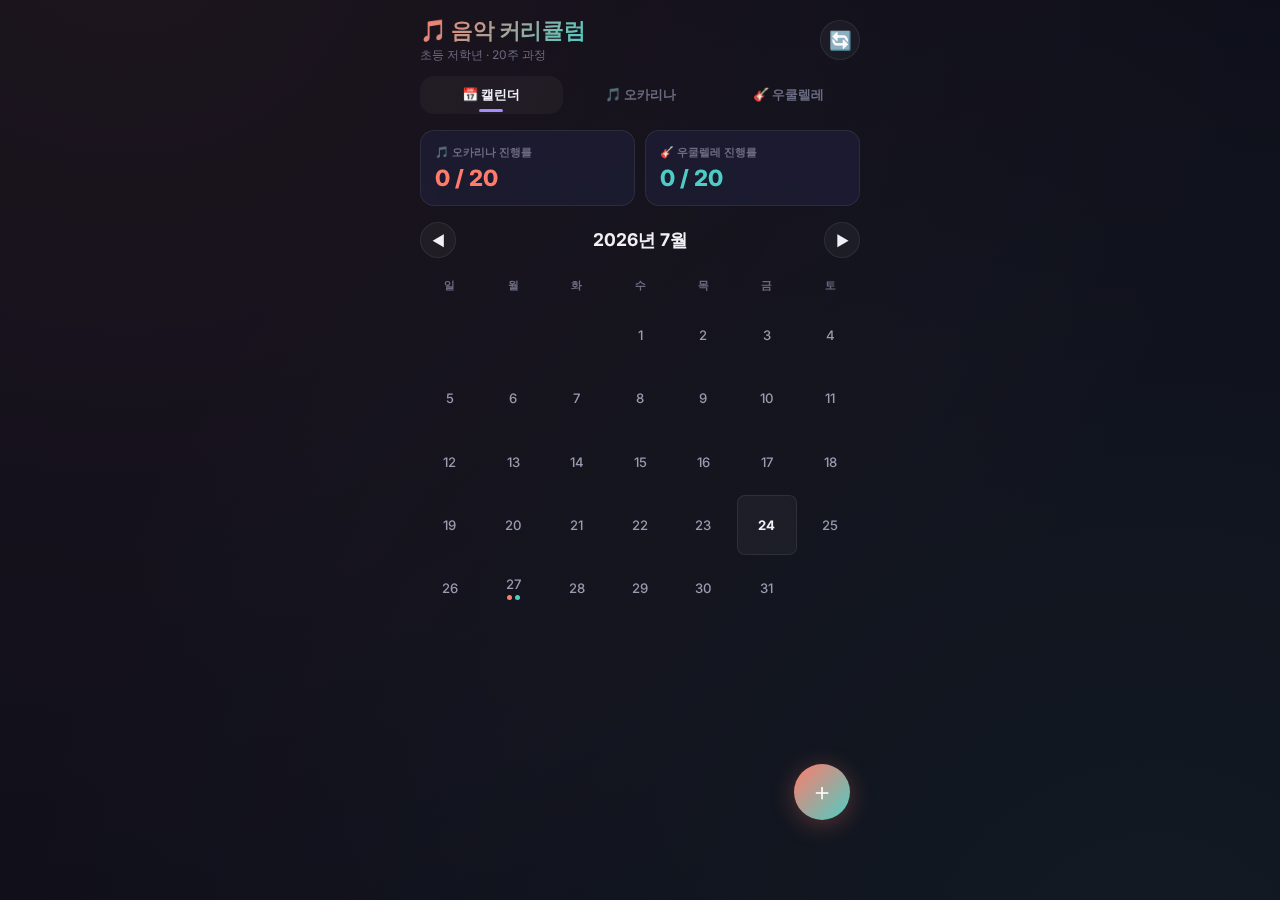
<file: index.html>
<!DOCTYPE html>
<html lang="ko">

<head>
  <meta charset="UTF-8" />
  <meta name="viewport" content="width=device-width, initial-scale=1.0, viewport-fit=cover" />
  <meta name="apple-mobile-web-app-capable" content="yes" />
  <meta name="apple-mobile-web-app-status-bar-style" content="black-translucent" />
  <meta name="theme-color" content="#0f0f1a" />
  <title>🎵 음악 커리큘럼 매니저</title>
  <meta name="description" content="초등 저학년 오카리나 & 우쿨렐레 20주 커리큘럼 스케줄 관리 앱" />
  <link rel="manifest" href="manifest.json" />
  <link rel="icon" href="icon-192.svg" type="image/svg+xml" />
  <link rel="apple-touch-icon" href="icon-192.svg" />
  <link rel="stylesheet" href="index.css" />
</head>

<body>
  <div class="app" id="app">
    <!-- Header -->
    <header class="header">
      <div>
        <h1 class="header__title">🎵 음악 커리큘럼</h1>
        <p class="header__subtitle">초등 저학년 · 20주 과정</p>
      </div>
      <div class="header__actions">
        <button class="header__btn" id="btn-reset" title="데이터 초기화">🔄</button>
      </div>
    </header>

    <!-- Bottom Navigation (serves as main tabs) -->
    <nav class="tabs" id="main-tabs">
      <button class="tab active" data-tab="calendar">📅 캘린더</button>
      <button class="tab" data-tab="ocarina">🎵 오카리나</button>
      <button class="tab" data-tab="ukulele">🎸 우쿨렐레</button>
    </nav>

    <!-- Main Content -->
    <main class="content">
      <!-- Calendar View -->
      <section class="view active" id="view-calendar">
        <div class="stats" id="stats"></div>
        <div class="calendar" id="calendar"></div>
        <div class="day-events" id="day-events"></div>
      </section>

      <!-- Ocarina List View -->
      <section class="view" id="view-ocarina">
        <div id="ocarina-list"></div>
      </section>

      <!-- Ukulele List View -->
      <section class="view" id="view-ukulele">
        <div id="ukulele-list"></div>
      </section>
    </main>

    <!-- FAB -->
    <button class="fab" id="fab" title="수업 추가">＋</button>
  </div>

  <!-- Add/Edit Modal -->
  <div class="modal-overlay" id="modal-overlay">
    <div class="modal" id="modal">
      <div class="modal__handle"></div>
      <h2 class="modal__title" id="modal-title">수업 추가</h2>
      <form id="lesson-form">
        <input type="hidden" id="form-id" />
        <div class="form-row">
          <div class="form-group">
            <label for="form-instrument">악기</label>
            <select id="form-instrument">
              <option value="ocarina">🎵 오카리나</option>
              <option value="ukulele">🎸 우쿨렐레</option>
            </select>
          </div>
          <div class="form-group">
            <label for="form-week">주차</label>
            <input type="number" id="form-week" min="1" max="99" placeholder="1" />
          </div>
        </div>
        <div class="form-group">
          <label for="form-title">수업 주제</label>
          <input type="text" id="form-title" placeholder="예: 오카리나와 친해지기" />
        </div>
        <div class="form-group">
          <label for="form-desc">세부 내용</label>
          <textarea id="form-desc" rows="3" placeholder="수업 세부 내용을 적어주세요"></textarea>
        </div>
        <div class="form-row">
          <div class="form-group">
            <label for="form-song">학습 곡(선택)</label>
            <input type="text" id="form-song" placeholder="예: 비행기" />
          </div>
          <div class="form-group">
            <label for="form-date">수업 날짜(선택)</label>
            <input type="date" id="form-date" />
          </div>
        </div>
        <div class="form-group">
          <label for="form-status">진행 상태</label>
          <select id="form-status">
            <option value="upcoming">예정</option>
            <option value="done">완료</option>
          </select>
        </div>
        <div class="modal__btns">
          <button type="button" class="btn btn--cancel" id="btn-cancel">취소</button>
          <button type="submit" class="btn btn--save">저장</button>
        </div>
        <div class="modal__btns" id="delete-row" style="display:none;">
          <button type="button" class="btn btn--delete" id="btn-delete">🗑️ 이 수업 삭제</button>
        </div>
      </form>
    </div>
  </div>

  <!-- Confirm Dialog -->
  <div class="confirm-overlay" id="confirm-overlay">
    <div class="confirm-dialog">
      <div class="confirm-dialog__title" id="confirm-title">확인</div>
      <div class="confirm-dialog__msg" id="confirm-msg">정말 삭제하시겠습니까?</div>
      <div class="confirm-dialog__btns">
        <button class="btn btn--cancel" id="confirm-no">아니오</button>
        <button class="btn btn--delete" id="confirm-yes">삭제</button>
      </div>
    </div>
  </div>

  <!-- Toast -->
  <div class="toast" id="toast"></div>

  <script>
    /* ===========================================
       Music Curriculum Manager – App Logic
       =========================================== */
    (() => {
      'use strict';

      // ─── Default Curriculum Data ───
      const DEFAULT_OCARINA = [
        { week: 1, title: "오카리나와 친해지기", desc: "악기 소개, 구조 알기, 바른 자세와 악기 쥐는 법", song: "(탐색 및 소리 내보기)" },
        { week: 2, title: "예쁜 소리 만들기", desc: "텅잉(Tu) 기초, 호흡법, '솔, 라, 시' 운지 익히기", song: "비행기 (앞부분)" },
        { week: 3, title: "기초 음계 다지기 1", desc: "'도, 레, 미, 파' 운지 익히기, 롱톤 연습", song: "비행기 (완곡)" },
        { week: 4, title: "기초 음계 다지기 2", desc: "높은 '도, 레' 운지법, 낮은음과 높은음 오가기", song: "학교 종" },
        { week: 5, title: "리듬과 박자 놀이", desc: "4분음표, 2분음표 익히기, 박자에 맞춰 텅잉하기", song: "나비야" },
        { week: 6, title: "왈츠 리듬 배우기", desc: "3/4박자 리듬감 익히기, 부드러운 호흡 연습", song: "뻐꾸기" },
        { week: 7, title: "쉼표의 미학", desc: "쉼표 지키기, 호흡 조절하며 끊어 불기", song: "산토끼" },
        { week: 8, title: "낮은 음 정복하기", desc: "낮은 '시, 라' 운지법, 호흡을 안정적으로 내리기", song: "작은 별" },
        { week: 9, title: "중간 점검 및 복습", desc: "지금까지 배운 운지법 총정리, 좋아하는 곡 연주", song: "(배운 곡 중 선택)" },
        { week: 10, title: "스타카토 익히기", desc: "짧고 경쾌하게 텅잉하기 (Tut), 리듬감 살리기", song: "거미" },
        { week: 11, title: "이음줄(Slur) 연주", desc: "부드럽게 이어서 불기, 텅잉 없이 음 연결하기", song: "아빠 힘내세요" },
        { week: 12, title: "점음표 리듬 배우기", desc: "점4분음표 리듬감(딴~따) 익히기", song: "곰 세 마리" },
        { week: 13, title: "높은 음 도전하기", desc: "높은 '미, 파' 운지법 (필요 시), 고음역대 호흡", song: "얼굴 찌푸리지 말아요" },
        { week: 14, title: "셈여림 표현하기", desc: "크레센도(점점 세게), 데크레센도(점점 여리게) 맛보기", song: "고향의 봄" },
        { week: 15, title: "2중주 맛보기", desc: "두 그룹으로 나누어 화음의 재미 느끼기", song: "(쉬운 동요 2성부)" },
        { week: 16, title: "나의 18번 만들기 1", desc: "발표회 곡 선정 및 악보 리딩", song: "(자유곡 선정)" },
        { week: 17, title: "나의 18번 만들기 2", desc: "구간 반복 연습, 안 되는 부분 집중 레슨", song: "(자유곡 선정)" },
        { week: 18, title: "앙상블 연습", desc: "친구들과 호흡 맞추기, 박자 맞추기", song: "(합주곡)" },
        { week: 19, title: "리허설", desc: "발표회 예행 연습, 무대 매너(인사법) 배우기", song: "전체 곡" },
        { week: 20, title: "작은 음악회", desc: "그동안 배운 곡 발표 및 수료 파티", song: "-" },
      ];

      const DEFAULT_UKULELE = [
        { week: 1, title: "우쿨렐레와 안녕?", desc: "악기 명칭, 안는 자세, 줄(현) 번호 알기, 개방현 튕기기", song: "(줄 튕겨보기 놀이)" },
        { week: 2, title: "첫 번째 코드 'C'", desc: "왼손 손가락 번호, C코드 잡기, 엄지 스트로크(다운)", song: "곰 세 마리" },
        { week: 3, title: "친구 코드 'F'", desc: "F코드 운지법, C-F 코드 연결 연습", song: "거미" },
        { week: 4, title: "아기 코드 'C7'", desc: "C7코드 운지법, 코드 체인지 연습 (C-C7-F)", song: "솜사탕" },
        { week: 5, title: "4비트 리듬 치기", desc: "검지 스트로크(다운-업), 4비트 고고 리듬", song: "나비야" },
        { week: 6, title: "국민 코드 'G7'", desc: "G7코드 운지법(조금 어려움, 반복 연습), C-F-G7 진행", song: "올챙이와 개구리" },
        { week: 7, title: "8비트 리듬 맛보기", desc: "다운-업 스트로크 연결, 8비트 고고 리듬 기초", song: "동물농장" },
        { week: 8, title: "왈츠 리듬 배우기", desc: "3/4박자 '쿵-짝-짝' 리듬 치기", song: "생일 축하합니다" },
        { week: 9, title: "칼립소 리듬 1", desc: "다운-다운업-업-다운업 (가장 중요한 리듬) 입으로 익히기", song: "(리듬 집중 연습)" },
        { week: 10, title: "칼립소 리듬 2", desc: "칼립소 리듬을 곡에 적용하기", song: "조개 껍질 묶어" },
        { week: 11, title: "'Am' 코드와 마이너", desc: "Am, Dm 코드 익히기, 슬픈 느낌의 곡 쳐보기", song: "칠갑산(멜로디만)" },
        { week: 12, title: "셔플 리듬", desc: "깡충깡충 뛰는 리듬(스윙) 느낌 살리기", song: "숲 속의 음악가" },
        { week: 13, title: "타브(TAB) 악보 보기", desc: "멜로디 연주 기초, 계이름 '도레미파솔라시도' 찾기", song: "학교 종 (멜로디)" },
        { week: 14, title: "멜로디와 반주", desc: "선생님 반주에 맞춰 멜로디 쳐보기", song: "작은 별" },
        { week: 15, title: "컷팅 주법 1", desc: "오른손 컷팅(착!), 리듬에 악센트 넣기", song: "멋쟁이 토마토" },
        { week: 16, title: "나의 애창곡 연습 1", desc: "발표회 곡 선정, 코드 진행 반복 숙달", song: "(자유곡 선정)" },
        { week: 17, title: "나의 애창곡 연습 2", desc: "노래 부르며 연주하기(탄현과 가창의 조화)", song: "(자유곡 선정)" },
        { week: 18, title: "합주 연습", desc: "그룹별 연습 (멜로디 파트 / 반주 파트)", song: "(합주곡)" },
        { week: 19, title: "리허설", desc: "모의 발표회, 서로 들어주고 박수치기", song: "전체 곡" },
        { week: 20, title: "작은 음악회", desc: "연주 발표 및 수료식", song: "-" },
      ];

      // ─── Storage ───
      const STORAGE_KEY = 'music_curriculum_data';

      function loadData() {
        const raw = localStorage.getItem(STORAGE_KEY);
        if (raw) return JSON.parse(raw);
        return initDefaultData();
      }

      function saveData(data) {
        localStorage.setItem(STORAGE_KEY, JSON.stringify(data));
      }

      function initDefaultData() {
        let id = 1;
        const lessons = [];
        // Start date: next Monday from today
        const today = new Date();
        const dayOfWeek = today.getDay();
        const nextMonday = new Date(today);
        nextMonday.setDate(today.getDate() + (dayOfWeek === 0 ? 1 : dayOfWeek === 1 ? 0 : 8 - dayOfWeek));

        DEFAULT_OCARINA.forEach((l, i) => {
          const d = new Date(nextMonday);
          d.setDate(d.getDate() + i * 7);
          lessons.push({
            id: id++,
            instrument: 'ocarina',
            week: l.week,
            title: l.title,
            desc: l.desc,
            song: l.song,
            date: formatDate(d),
            status: 'upcoming',
          });
        });

        DEFAULT_UKULELE.forEach((l, i) => {
          const d = new Date(nextMonday);
          d.setDate(d.getDate() + i * 7);
          lessons.push({
            id: id++,
            instrument: 'ukulele',
            week: l.week,
            title: l.title,
            desc: l.desc,
            song: l.song,
            date: formatDate(d),
            status: 'upcoming',
          });
        });

        const data = { lessons, nextId: id };
        saveData(data);
        return data;
      }

      // ─── Helpers ───
      function formatDate(d) {
        const y = d.getFullYear();
        const m = String(d.getMonth() + 1).padStart(2, '0');
        const dd = String(d.getDate()).padStart(2, '0');
        return `${y}-${m}-${dd}`;
      }

      function toDateObj(str) {
        if (!str) return null;
        const [y, m, d] = str.split('-').map(Number);
        return new Date(y, m - 1, d);
      }

      function koreanDate(str) {
        if (!str) return '';
        const d = toDateObj(str);
        const days = ['일', '월', '화', '수', '목', '금', '토'];
        return `${d.getMonth() + 1}월 ${d.getDate()}일 (${days[d.getDay()]})`;
      }

      // ─── State ───
      let data = loadData();
      let currentTab = 'calendar';
      let calYear, calMonth; // 0-indexed month
      let selectedDate = null;
      let editingId = null;

      const todayObj = new Date();
      calYear = todayObj.getFullYear();
      calMonth = todayObj.getMonth();

      // ─── DOM References ───
      const $tabs = document.querySelectorAll('#main-tabs .tab');
      const $views = document.querySelectorAll('.view');
      const $calendar = document.getElementById('calendar');
      const $dayEvents = document.getElementById('day-events');
      const $stats = document.getElementById('stats');
      const $ocarList = document.getElementById('ocarina-list');
      const $ukuList = document.getElementById('ukulele-list');
      const $fab = document.getElementById('fab');
      const $modalOvl = document.getElementById('modal-overlay');
      const $modal = document.getElementById('modal');
      const $modalTitle = document.getElementById('modal-title');
      const $form = document.getElementById('lesson-form');
      const $deleteRow = document.getElementById('delete-row');
      const $confirmOvl = document.getElementById('confirm-overlay');
      const $toast = document.getElementById('toast');

      // Form fields
      const $fId = document.getElementById('form-id');
      const $fInstrument = document.getElementById('form-instrument');
      const $fWeek = document.getElementById('form-week');
      const $fTitle = document.getElementById('form-title');
      const $fDesc = document.getElementById('form-desc');
      const $fSong = document.getElementById('form-song');
      const $fDate = document.getElementById('form-date');
      const $fStatus = document.getElementById('form-status');

      // ─── Tab Switching ───
      $tabs.forEach(tab => {
        tab.addEventListener('click', () => {
          currentTab = tab.dataset.tab;
          $tabs.forEach(t => t.classList.remove('active'));
          tab.classList.add('active');
          $views.forEach(v => v.classList.remove('active'));
          document.getElementById(`view-${currentTab}`).classList.add('active');
          render();
        });
      });

      // ─── Calendar Rendering ───
      function renderCalendar() {
        const firstDay = new Date(calYear, calMonth, 1).getDay(); // 0=Sun
        const daysInMonth = new Date(calYear, calMonth + 1, 0).getDate();
        const monthNames = ['1월', '2월', '3월', '4월', '5월', '6월',
          '7월', '8월', '9월', '10월', '11월', '12월'];
        const dayLabels = ['일', '월', '화', '수', '목', '금', '토'];

        // Build lesson lookup for this month
        const lessonsByDay = {};
        data.lessons.forEach(l => {
          if (!l.date) return;
          const d = toDateObj(l.date);
          if (d.getFullYear() === calYear && d.getMonth() === calMonth) {
            const day = d.getDate();
            if (!lessonsByDay[day]) lessonsByDay[day] = [];
            lessonsByDay[day].push(l);
          }
        });

        const todayStr = formatDate(todayObj);

        let html = `
        <div class="calendar__nav">
          <button class="calendar__arrow" id="cal-prev">◀</button>
          <span class="calendar__month">${calYear}년 ${monthNames[calMonth]}</span>
          <button class="calendar__arrow" id="cal-next">▶</button>
        </div>
        <div class="calendar__grid">
      `;

        dayLabels.forEach(d => {
          html += `<div class="calendar__day-label">${d}</div>`;
        });

        for (let i = 0; i < firstDay; i++) {
          html += `<div class="calendar__day empty"></div>`;
        }

        for (let d = 1; d <= daysInMonth; d++) {
          const dateStr = `${calYear}-${String(calMonth + 1).padStart(2, '0')}-${String(d).padStart(2, '0')}`;
          const isToday = dateStr === todayStr;
          const isSelected = dateStr === selectedDate;
          const lessons = lessonsByDay[d] || [];
          const hasOcarina = lessons.some(l => l.instrument === 'ocarina');
          const hasUkulele = lessons.some(l => l.instrument === 'ukulele');

          let cls = 'calendar__day';
          if (isToday) cls += ' today';
          if (isSelected) cls += ' selected';

          let dots = '';
          if (hasOcarina || hasUkulele) {
            dots = '<div class="calendar__dots">';
            if (hasOcarina) dots += '<span class="calendar__dot calendar__dot--ocarina"></span>';
            if (hasUkulele) dots += '<span class="calendar__dot calendar__dot--ukulele"></span>';
            dots += '</div>';
          }

          html += `<div class="${cls}" data-date="${dateStr}">${d}${dots}</div>`;
        }

        html += '</div>';
        $calendar.innerHTML = html;

        // Nav events
        document.getElementById('cal-prev').addEventListener('click', () => {
          calMonth--;
          if (calMonth < 0) { calMonth = 11; calYear--; }
          selectedDate = null;
          renderCalendar();
          renderDayEvents();
        });
        document.getElementById('cal-next').addEventListener('click', () => {
          calMonth++;
          if (calMonth > 11) { calMonth = 0; calYear++; }
          selectedDate = null;
          renderCalendar();
          renderDayEvents();
        });

        // Day click
        $calendar.querySelectorAll('.calendar__day:not(.empty)').forEach(el => {
          el.addEventListener('click', () => {
            selectedDate = el.dataset.date;
            renderCalendar();
            renderDayEvents();
          });
        });
      }

      function renderDayEvents() {
        if (!selectedDate) {
          $dayEvents.innerHTML = '';
          return;
        }

        const lessons = data.lessons.filter(l => l.date === selectedDate);
        let html = `<div class="day-events__title">📌 ${koreanDate(selectedDate)}</div>`;

        if (lessons.length === 0) {
          html += `<div class="day-events__empty">이 날에 예정된 수업이 없습니다</div>`;
        } else {
          lessons.forEach(l => { html += renderLessonCard(l); });
        }

        $dayEvents.innerHTML = html;
        attachCardEvents($dayEvents);
      }

      function renderStats() {
        const ocaDone = data.lessons.filter(l => l.instrument === 'ocarina' && l.status === 'done').length;
        const ocaTotal = data.lessons.filter(l => l.instrument === 'ocarina').length;
        const ukuDone = data.lessons.filter(l => l.instrument === 'ukulele' && l.status === 'done').length;
        const ukuTotal = data.lessons.filter(l => l.instrument === 'ukulele').length;

        $stats.innerHTML = `
        <div class="stat-card stat-card--ocarina">
          <div class="stat-card__label">🎵 오카리나 진행률</div>
          <div class="stat-card__value">${ocaDone} / ${ocaTotal}</div>
        </div>
        <div class="stat-card stat-card--ukulele">
          <div class="stat-card__label">🎸 우쿨렐레 진행률</div>
          <div class="stat-card__value">${ukuDone} / ${ukuTotal}</div>
        </div>
      `;
      }

      // ─── Lesson Card HTML ───
      function renderLessonCard(l) {
        const statusHtml = l.status === 'done'
          ? '<span class="lesson-card__status lesson-card__status--done">✅ 완료</span>'
          : '<span class="lesson-card__status lesson-card__status--upcoming">⏳ 예정</span>';

        return `
        <div class="lesson-card lesson-card--${l.instrument}" data-id="${l.id}">
          <div class="lesson-card__header">
            <span class="lesson-card__week">${l.instrument === 'ocarina' ? '🎵' : '🎸'} ${l.week}주차</span>
            <div class="lesson-card__actions">
              <button class="lesson-card__action" data-action="edit" data-id="${l.id}" title="수정">✏️</button>
              <button class="lesson-card__action lesson-card__action--delete" data-action="delete" data-id="${l.id}" title="삭제">🗑️</button>
            </div>
          </div>
          <div class="lesson-card__title">${l.title}</div>
          <div class="lesson-card__desc">${l.desc}</div>
          ${l.song ? `<span class="lesson-card__song">♪ ${l.song}</span>` : ''}
          <div class="lesson-card__date">
            ${l.date ? `📅 ${koreanDate(l.date)}` : '📅 날짜 미정'}
            ${statusHtml}
          </div>
        </div>
      `;
      }

      function attachCardEvents(container) {
        container.querySelectorAll('[data-action="edit"]').forEach(btn => {
          btn.addEventListener('click', e => {
            e.stopPropagation();
            openEditModal(Number(btn.dataset.id));
          });
        });
        container.querySelectorAll('[data-action="delete"]').forEach(btn => {
          btn.addEventListener('click', e => {
            e.stopPropagation();
            confirmDelete(Number(btn.dataset.id));
          });
        });
        // Toggle done/upcoming on card click
        container.querySelectorAll('.lesson-card').forEach(card => {
          card.addEventListener('click', () => {
            const id = Number(card.dataset.id);
            const lesson = data.lessons.find(l => l.id === id);
            if (lesson) {
              lesson.status = lesson.status === 'done' ? 'upcoming' : 'done';
              saveData(data);
              showToast(lesson.status === 'done' ? '✅ 완료 처리!' : '⏳ 예정으로 변경', 'success');
              render();
            }
          });
        });
      }

      // ─── List Rendering ───
      function renderList(instrument, container) {
        const lessons = data.lessons
          .filter(l => l.instrument === instrument)
          .sort((a, b) => a.week - b.week);

        if (lessons.length === 0) {
          container.innerHTML = `
          <div class="empty-state">
            <div class="empty-state__icon">${instrument === 'ocarina' ? '🎵' : '🎸'}</div>
            <div class="empty-state__text">등록된 수업이 없습니다.<br>＋ 버튼으로 추가해 보세요!</div>
          </div>
        `;
          return;
        }

        container.innerHTML = lessons.map(renderLessonCard).join('');
        attachCardEvents(container);
      }

      // ─── Modal ───
      function openAddModal() {
        editingId = null;
        $modalTitle.textContent = '수업 추가';
        $deleteRow.style.display = 'none';
        $fId.value = '';
        $fInstrument.value = currentTab === 'ukulele' ? 'ukulele' : 'ocarina';
        $fWeek.value = '';
        $fTitle.value = '';
        $fDesc.value = '';
        $fSong.value = '';
        $fDate.value = '';
        $fStatus.value = 'upcoming';
        $modalOvl.classList.add('active');
      }

      function openEditModal(id) {
        const lesson = data.lessons.find(l => l.id === id);
        if (!lesson) return;
        editingId = id;
        $modalTitle.textContent = '수업 수정';
        $deleteRow.style.display = 'flex';
        $fId.value = id;
        $fInstrument.value = lesson.instrument;
        $fWeek.value = lesson.week;
        $fTitle.value = lesson.title;
        $fDesc.value = lesson.desc;
        $fSong.value = lesson.song || '';
        $fDate.value = lesson.date || '';
        $fStatus.value = lesson.status;
        $modalOvl.classList.add('active');
      }

      function closeModal() {
        $modalOvl.classList.remove('active');
        editingId = null;
      }

      // ─── Form Submit ───
      $form.addEventListener('submit', e => {
        e.preventDefault();
        const instrument = $fInstrument.value;
        const week = parseInt($fWeek.value) || 1;
        const title = $fTitle.value.trim();
        const desc = $fDesc.value.trim();
        const song = $fSong.value.trim();
        const date = $fDate.value;
        const status = $fStatus.value;

        if (!title) {
          showToast('수업 주제를 입력해 주세요', 'error');
          return;
        }

        if (editingId) {
          const lesson = data.lessons.find(l => l.id === editingId);
          if (lesson) {
            Object.assign(lesson, { instrument, week, title, desc, song, date, status });
            showToast('✏️ 수업이 수정되었습니다', 'success');
          }
        } else {
          data.lessons.push({
            id: data.nextId++,
            instrument, week, title, desc, song, date, status,
          });
          showToast('✅ 수업이 추가되었습니다', 'success');
        }

        saveData(data);
        closeModal();
        render();
      });

      // ─── Delete ───
      let pendingDeleteId = null;

      function confirmDelete(id) {
        pendingDeleteId = id;
        document.getElementById('confirm-title').textContent = '확인';
        document.getElementById('confirm-msg').textContent = '정말 삭제하시겠습니까?';
        document.getElementById('confirm-yes').textContent = '삭제';
        $confirmOvl.classList.add('active');
      }

      document.getElementById('confirm-yes').addEventListener('click', () => {
        if (pendingDeleteId === '__reset__') {
          localStorage.removeItem(STORAGE_KEY);
          data = initDefaultData();
          showToast('🔄 초기화 완료!', 'success');
          render();
        } else if (pendingDeleteId != null) {
          data.lessons = data.lessons.filter(l => l.id !== pendingDeleteId);
          saveData(data);
          showToast('🗑️ 삭제되었습니다', 'success');
          closeModal();
          render();
        }
        pendingDeleteId = null;
        $confirmOvl.classList.remove('active');
      });

      document.getElementById('confirm-no').addEventListener('click', () => {
        pendingDeleteId = null;
        $confirmOvl.classList.remove('active');
      });

      document.getElementById('btn-delete').addEventListener('click', () => {
        if (editingId) confirmDelete(editingId);
      });

      // ─── Toast ───
      let toastTimer;
      function showToast(msg, type = 'success') {
        $toast.textContent = msg;
        $toast.className = `toast toast--${type} visible`;
        clearTimeout(toastTimer);
        toastTimer = setTimeout(() => { $toast.classList.remove('visible'); }, 2200);
      }

      // ─── Reset ───
      document.getElementById('btn-reset').addEventListener('click', () => {
        pendingDeleteId = '__reset__';
        document.getElementById('confirm-title').textContent = '초기화';
        document.getElementById('confirm-msg').textContent = '모든 데이터를 기본 커리큘럼으로 초기화할까요?';
        document.getElementById('confirm-yes').textContent = '초기화';
        $confirmOvl.classList.add('active');
      });

      // ─── Events ───
      $fab.addEventListener('click', openAddModal);
      document.getElementById('btn-cancel').addEventListener('click', closeModal);
      $modalOvl.addEventListener('click', e => { if (e.target === $modalOvl) closeModal(); });

      // ─── Master Render ───
      function render() {
        renderStats();
        renderCalendar();
        renderDayEvents();
        renderList('ocarina', $ocarList);
        renderList('ukulele', $ukuList);
      }

      // Initial render
      render();

    })();
  </script>

  <!-- Service Worker Registration -->
  <script>
    if ('serviceWorker' in navigator) {
      navigator.serviceWorker.register('./sw.js')
        .then(reg => console.log('SW registered:', reg.scope))
        .catch(err => console.log('SW registration failed:', err));
    }
  </script>
</body>

</html>
</file>
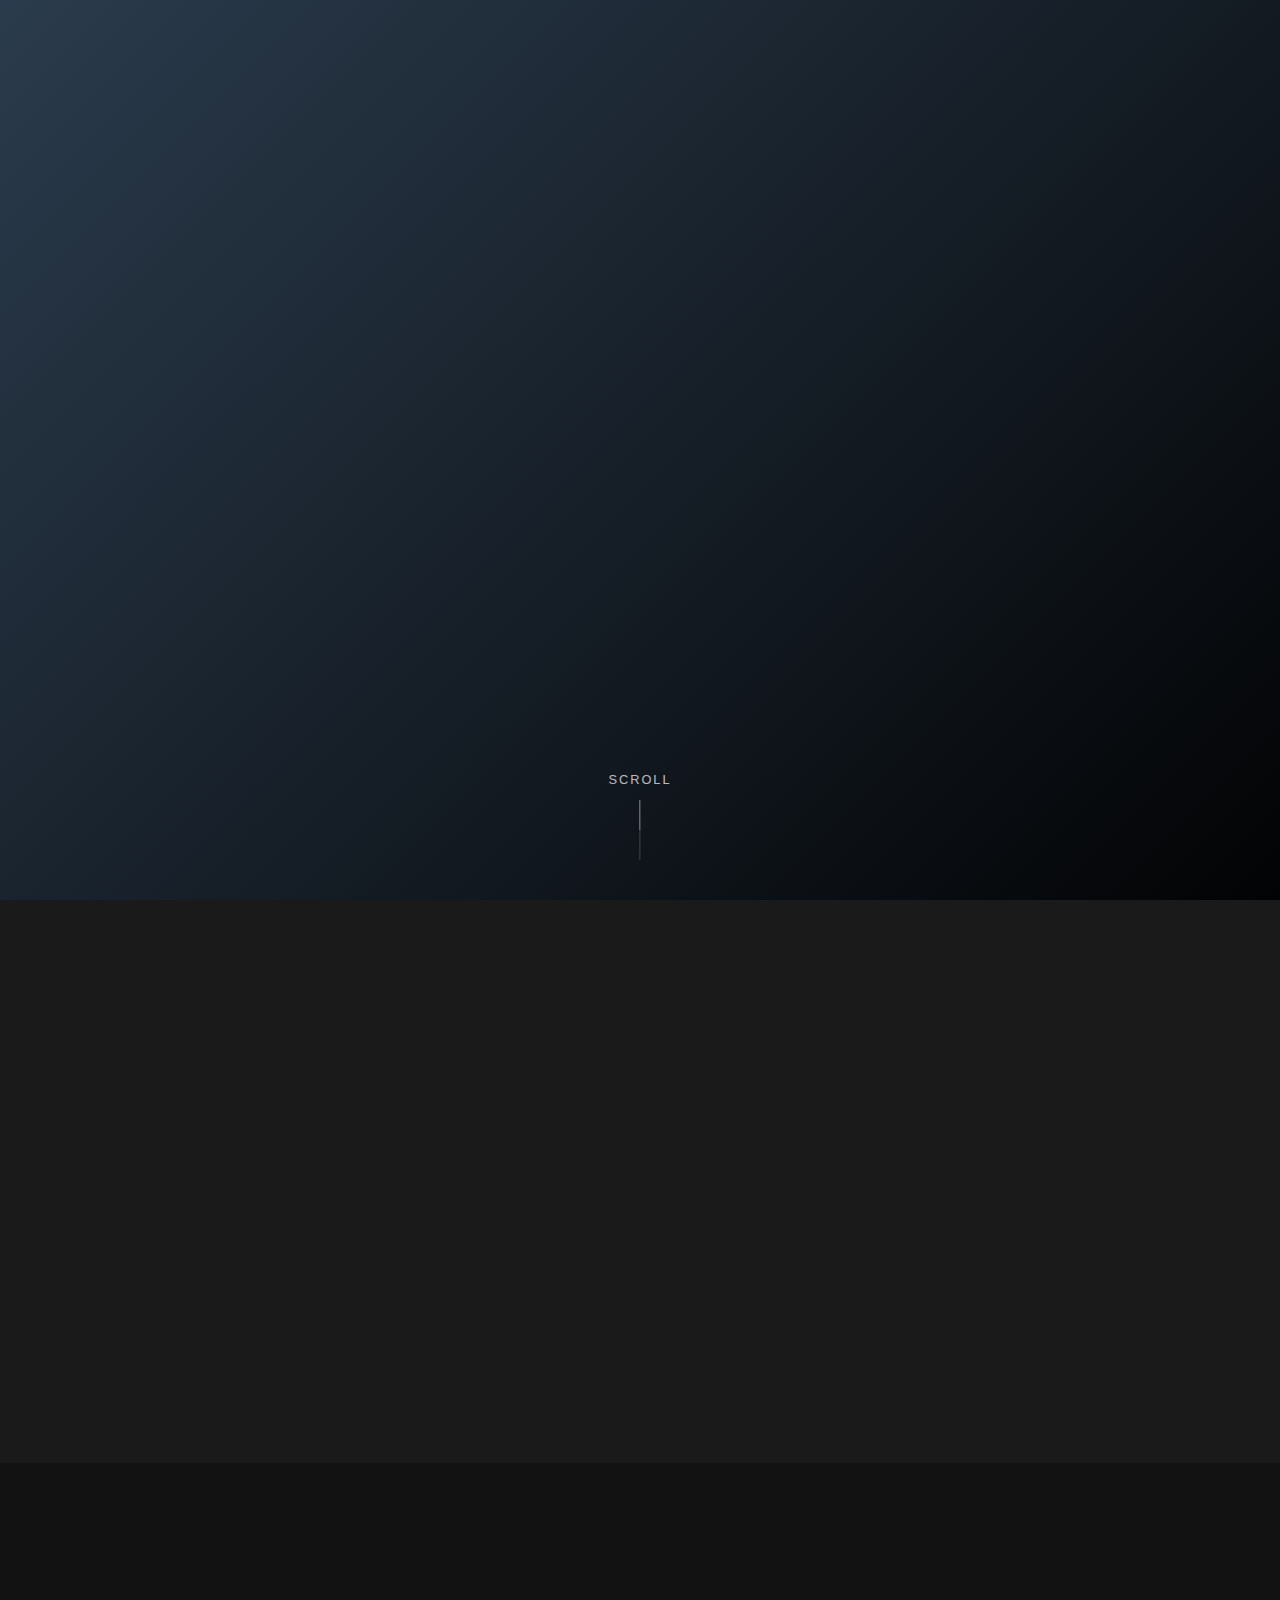
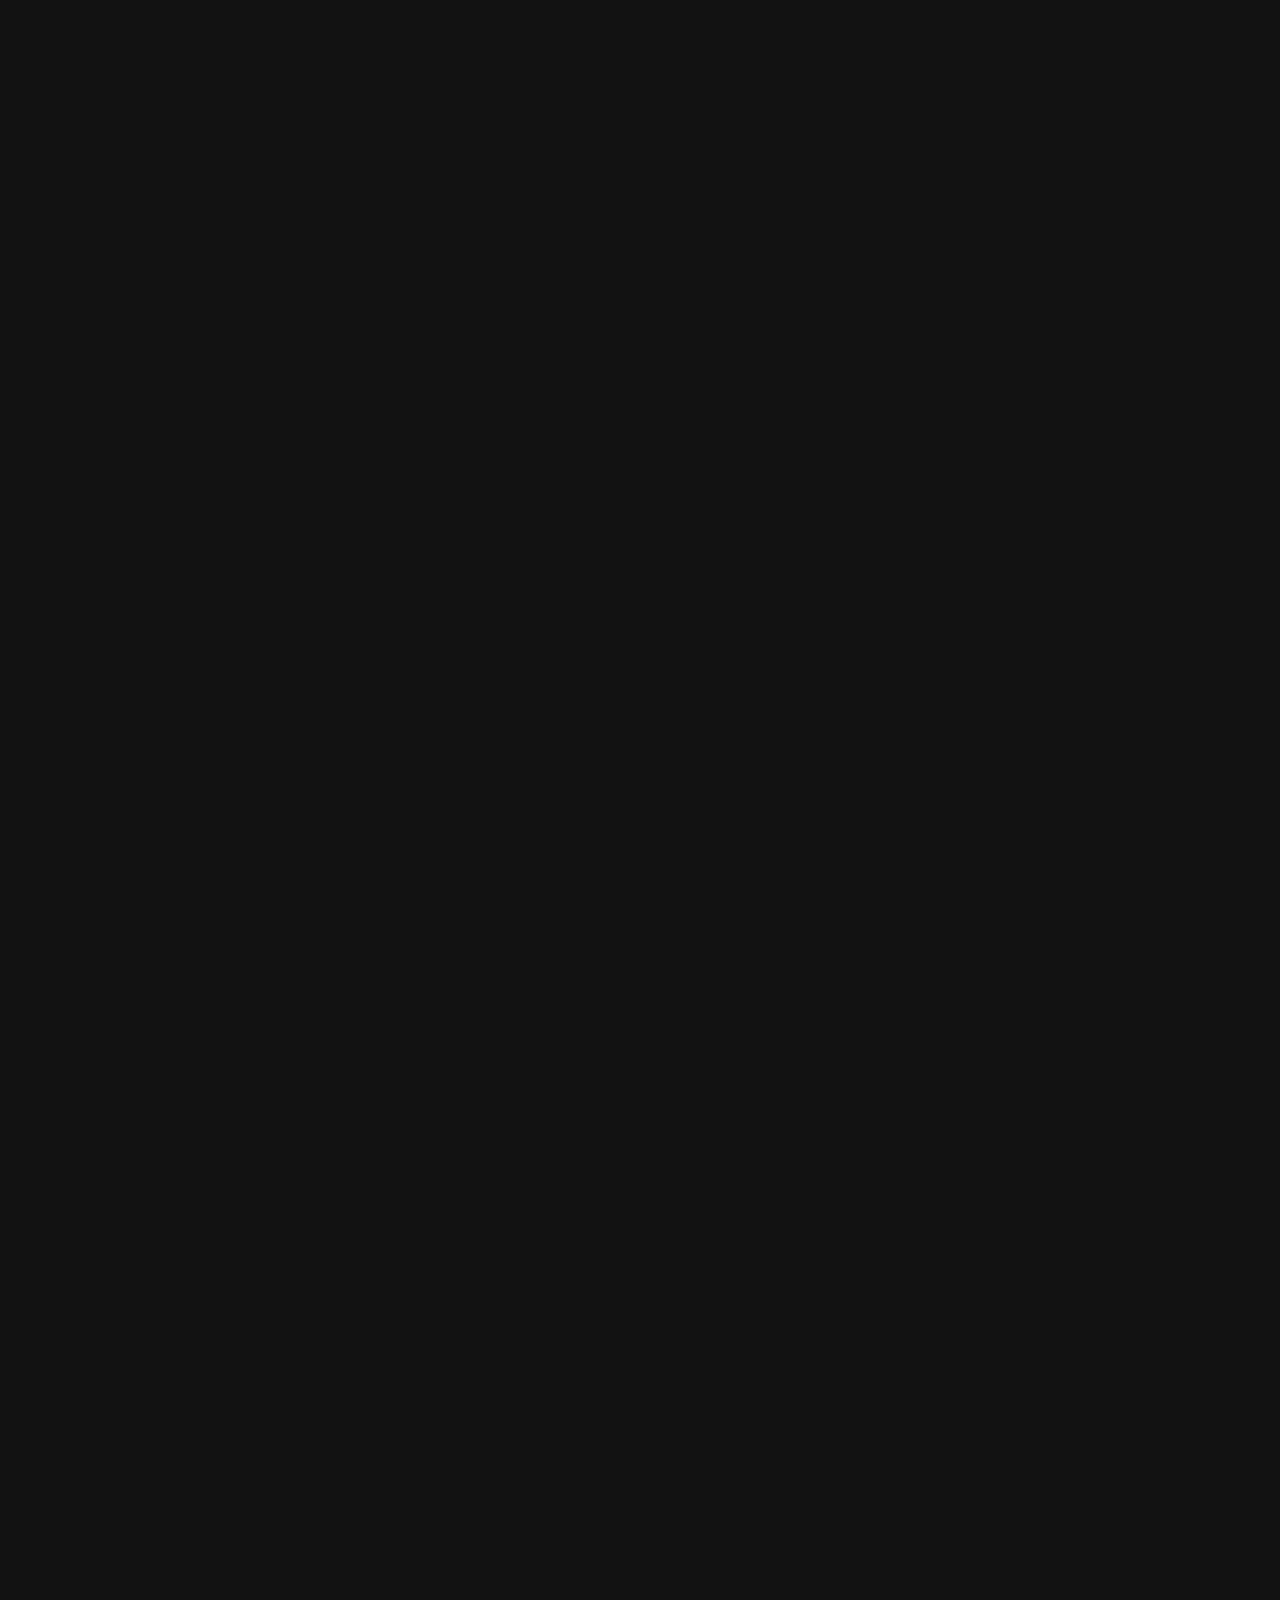
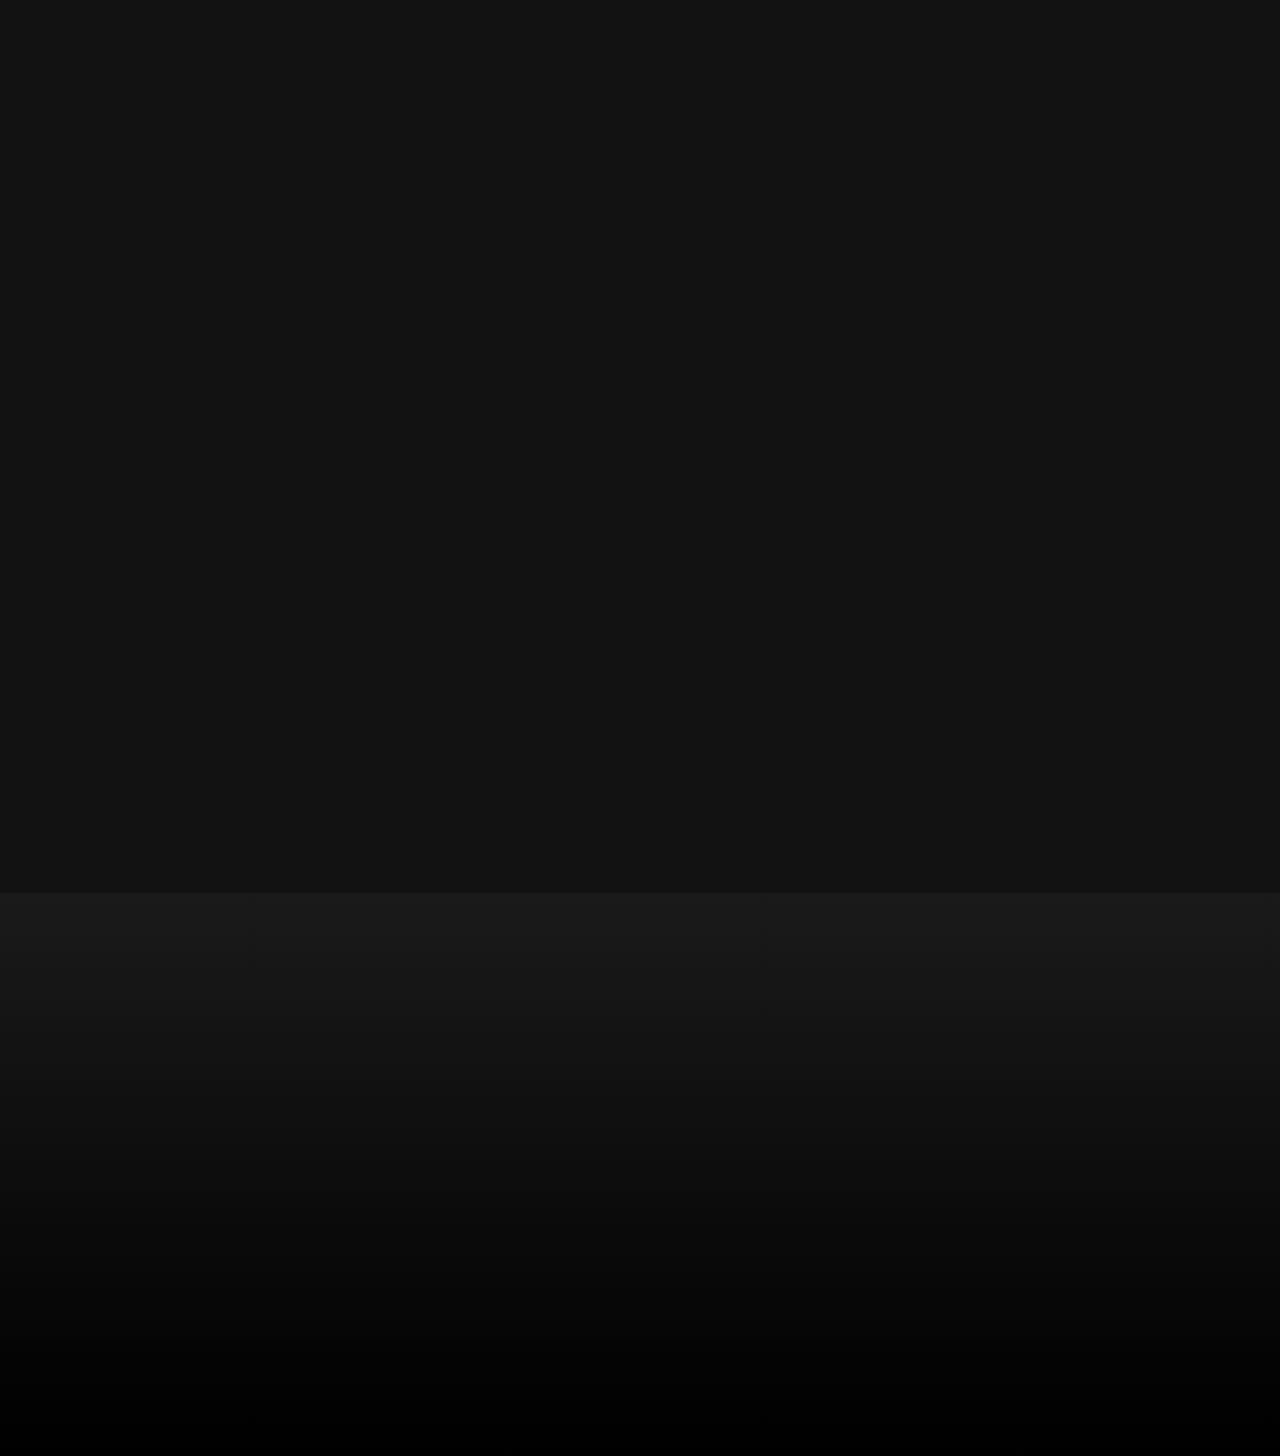
<file: jinbu.html>
<!DOCTYPE html>
<html lang="ko">

<head>
    <meta charset="UTF-8">
    <meta name="viewport" content="width=device-width, initial-scale=1.0">
    <title>진부양조장 - 60년 전통의 맛</title>
    <meta name="description" content="평창 오대산 맑은 물로 빚은 3대 60년 전통의 진부양조장">
    <link rel="stylesheet" href="jinbu.css">
    <style>
        /* Inline minimal styles for initial load */
        body {
            margin: 0;
            background: #1a1a1a;
            color: #fff;
        }
    </style>
</head>

<body>

    <!-- HERO SECTION -->
    <section class="hero" id="home">
        <div class="hero__bg"></div>
        <div class="hero__overlay"></div>
        <div class="hero__content">
            <h1 class="hero__title">
                <span class="fade-up delay-1">60년의 고집</span><br>
                <span class="fade-up delay-2">평창의 숨결</span>
            </h1>
            <p class="hero__subtitle fade-up delay-3">3대를 이어온 깊은 맛, 진부양조장</p>
            <div class="hero__scroll fade-up delay-4">
                <span>SCROLL</span>
                <div class="scroll-line"></div>
            </div>
        </div>
    </section>

    <!-- STORY SECTION -->
    <section class="story" id="story">
        <div class="container">
            <div class="story__grid">
                <div class="story__img reveal-left">
                    <div class="img-placeholder">1965년 개업 사진</div>
                </div>
                <div class="story__text reveal-right">
                    <h2 class="section-title">3대째 이어오는<br>장인 정신</h2>
                    <p>
                        1965년, 첫 술을 빚기 시작한 그날부터<br>
                        진부양조장은 오직 '맛'과 '정성'만을 생각했습니다.
                    </p>
                    <p>
                        평창 오대산의 맑고 깨끗한 물과<br>
                        60년 세월이 만들어낸 깊은 발효 과학.
                    </p>
                    <p>
                        할아버지의 손맛이 아버지에게,<br>
                        그리고 이제 손자에게로 이어집니다.
                    </p>
                </div>
            </div>
        </div>
    </section>

    <!-- PRODUCTS SECTION -->
    <section class="products" id="products">
        <div class="container">
            <h2 class="section-title text-center reveal-up">오대산의 선물</h2>
            <p class="section-desc text-center reveal-up">자연이 빚고 사람이 완성한 명품 막걸리</p>

            <div class="product-list">
                <!-- Product 1: Corn -->
                <article class="product-card reveal-up delay-1">
                    <div class="product-card__bg" style="--accent: #f5cf6d;"></div>
                    <div class="product-card__img">
                        <div class="bottle-placeholder corn">🌽</div>
                    </div>
                    <div class="product-card__info">
                        <h3>오대산 찰옥수수 생막걸리</h3>
                        <p>고소한 옥수수의 풍미와 시원한 청량감.<br>진부양조장의 대표 스테디셀러.</p>
                        <div class="tags">
                            <span>#고소함</span><span>#청량감</span><span>#전통의맛</span>
                        </div>
                    </div>
                </article>

                <!-- Product 2: Angelica -->
                <article class="product-card reveal-up delay-2">
                    <div class="product-card__bg" style="--accent: #8bc34a;"></div>
                    <div class="product-card__info">
                        <h3>오대산 당귀 생막걸리</h3>
                        <p>국내 최초 개발. 은은한 한약재 향과<br>깔끔한 뒷맛이 일품인 웰빙 막걸리.</p>
                        <div class="tags">
                            <span>#당귀향</span><span>#건강한맛</span><span>#깔끔함</span>
                        </div>
                    </div>
                    <div class="product-card__img">
                        <div class="bottle-placeholder angelica">🌿</div>
                    </div>
                </article>

                <!-- Product 3: Deodeok -->
                <article class="product-card reveal-up delay-3">
                    <div class="product-card__bg" style="--accent: #d7ccc8;"></div>
                    <div class="product-card__img">
                        <div class="bottle-placeholder deodeok">🏔️</div>
                    </div>
                    <div class="product-card__info">
                        <h3>오대산 더덕 생막걸리</h3>
                        <p>더덕의 깊은 향과 알싸한 풍미.<br>마시는 순간 건강해지는 기분.</p>
                        <div class="tags">
                            <span>#더덕향</span><span>#프리미엄</span><span>#깊은맛</span>
                        </div>
                    </div>
                </article>
            </div>
        </div>
    </section>

    <!-- CONTACT / CTA -->
    <section class="cta" id="contact">
        <div class="cta__bg"></div>
        <div class="cta__content reveal-scale">
            <h2>진부양조장과 함께하세요</h2>
            <p>강원도 평창군 진부면 진부중앙로 63</p>

            <div class="btn-group">
                <a href="tel:033-335-7013" class="btn btn--primary">📞 전화 문의하기</a>
                <button class="btn btn--secondary" onclick="sharePage()">🔗 공유하기</button>
            </div>

            <footer class="footer">
                &copy; 2026 Jinbu Brewery. All rights reserved.
            </footer>
        </div>
    </section>

    <script>
        // Scroll Animation Observer
        const observer = new IntersectionObserver((entries) => {
            entries.forEach(entry => {
                if (entry.isIntersecting) {
                    entry.target.classList.add('active');
                }
            });
        }, { threshold: 0.1 });

        document.querySelectorAll('.reveal-up, .reveal-left, .reveal-right, .reveal-scale').forEach(el => observer.observe(el));

        // Share Function
        function sharePage() {
            if (navigator.share) {
                navigator.share({
                    title: '진부양조장',
                    text: '3대 60년 전통, 평창 오대산의 맑은 물로 빚은 진부양조장을 소개합니다.',
                    url: window.location.href
                });
            } else {
                navigator.clipboard.writeText(window.location.href);
                alert('링크가 복사되었습니다!');
            }
        }
    </script>
</body>

</html>
</file>
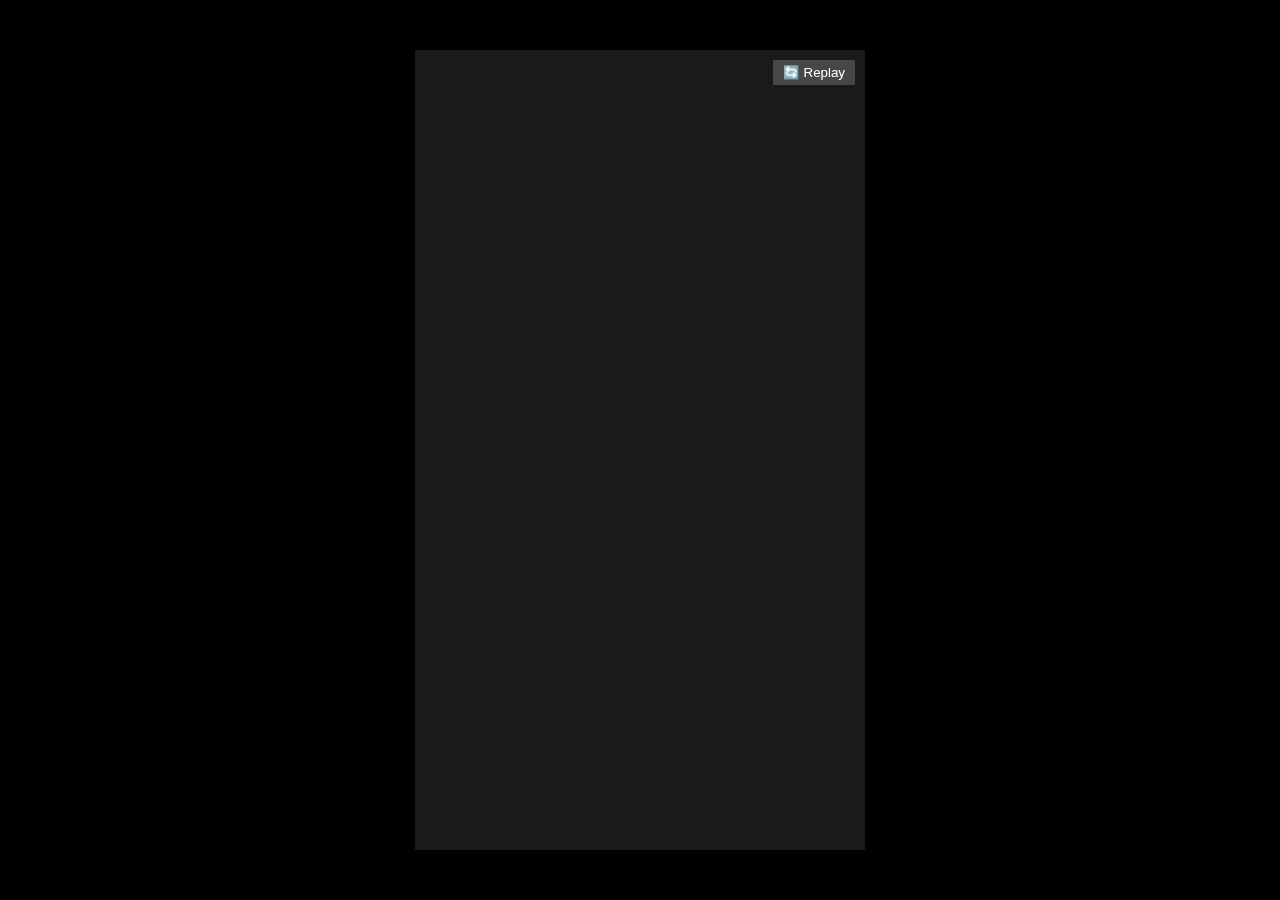
<file: shorts_view.html>
<!DOCTYPE html>
<html lang="ko">

<head>
    <meta charset="UTF-8">
    <meta name="viewport" content="width=device-width, initial-scale=1.0">
    <title>진부양조장 Shorts Animation</title>
    <link rel="stylesheet" href="shorts.css">
</head>

<body>
    <div class="shorts-container">

        <!-- Scene 1: Intro (0-4s) -->
        <div class="scene scene-1">
            <div class="bg-overlay"></div>
            <h1 class="text-main">60년의 고집</h1>
            <h2 class="text-sub">평창의 숨결</h2>
        </div>

        <!-- Scene 2: Products (4-9s) -->
        <div class="scene scene-2">
            <div class="product-group">
                <div class="bottle corn">🌽<br>옥수수</div>
                <div class="bottle angelica">🌿<br>당귀</div>
                <div class="bottle deodeok">🏔️<br>더덕</div>
            </div>
            <div class="text-pop">당신의 선택은?</div>
        </div>

        <!-- Scene 3: Sizzle (9-12s) -->
        <div class="scene scene-3">
            <div class="bubbles">
                <span></span><span></span><span></span><span></span><span></span>
                <span></span><span></span><span></span><span></span><span></span>
            </div>
            <div class="text-sizzle">톡! 쏘는<br>청량감</div>
        </div>

        <!-- Scene 4: Outro (12-15s) -->
        <div class="scene scene-4">
            <div class="logo-area">진부양조장</div>
            <div class="cta-box">지금 검색하세요</div>
        </div>

        <!-- Progress Bar for Recording -->
        <div class="progress-bar"></div>

        <!-- Controls -->
        <button id="replay-btn">🔄 Replay</button>
    </div>

    <script>
        const container = document.querySelector('.shorts-container');
        const replayBtn = document.getElementById('replay-btn');

        replayBtn.addEventListener('click', () => {
            // Clone and replace to restart CSS animations
            const newContainer = container.cloneNode(true);
            container.parentNode.replaceChild(newContainer, container);

            // Re-attach event listener to new button
            document.getElementById('replay-btn').addEventListener('click', () => {
                location.reload(); // Simple reload for reliability
            });
        });
    </script>
</body>

</html>
</file>
<file: index.css>
/* ========================================
   Music Curriculum Manager – Styles
   Mobile-first, dark mode, glassmorphism
   ======================================== */

@import url('https://fonts.googleapis.com/css2?family=Inter:wght@300;400;500;600;700;800&display=swap');

/* ---------- Design Tokens ---------- */
:root {
  --bg-primary: #0f0f1a;
  --bg-secondary: #1a1a2e;
  --bg-card: rgba(30, 30, 55, 0.7);
  --bg-glass: rgba(255, 255, 255, 0.04);
  --border-glass: rgba(255, 255, 255, 0.08);
  --text-primary: #f0f0f5;
  --text-secondary: #9a9ab0;
  --text-muted: #6a6a80;

  /* Accent – Ocarina (warm coral-peach) */
  --ocarina-primary: #ff7b6b;
  --ocarina-secondary: #ff9e5e;
  --ocarina-gradient: linear-gradient(135deg, #ff7b6b, #ff9e5e);
  --ocarina-glow: rgba(255, 123, 107, 0.25);

  /* Accent – Ukulele (cool teal-blue) */
  --ukulele-primary: #4ecdc4;
  --ukulele-secondary: #45b7d1;
  --ukulele-gradient: linear-gradient(135deg, #4ecdc4, #45b7d1);
  --ukulele-glow: rgba(78, 205, 196, 0.25);

  /* General accents */
  --accent-purple: #a78bfa;
  --danger: #ef4444;
  --success: #22c55e;

  --radius-sm: 8px;
  --radius-md: 14px;
  --radius-lg: 20px;
  --radius-xl: 28px;

  --shadow-sm: 0 2px 8px rgba(0,0,0,0.2);
  --shadow-md: 0 4px 20px rgba(0,0,0,0.3);
  --shadow-lg: 0 8px 40px rgba(0,0,0,0.4);

  --transition-fast: 0.15s ease;
  --transition-normal: 0.25s ease;
  --transition-slow: 0.4s cubic-bezier(0.22, 1, 0.36, 1);
}

/* ---------- Reset & Base ---------- */
*, *::before, *::after { box-sizing: border-box; margin: 0; padding: 0; }
html { font-size: 16px; -webkit-tap-highlight-color: transparent; }
body {
  font-family: 'Inter', -apple-system, BlinkMacSystemFont, sans-serif;
  background: var(--bg-primary);
  color: var(--text-primary);
  min-height: 100dvh;
  overflow-x: hidden;
  -webkit-font-smoothing: antialiased;
}

/* Animated background gradient */
body::before {
  content: '';
  position: fixed;
  top: -50%;
  left: -50%;
  width: 200%;
  height: 200%;
  background: radial-gradient(circle at 30% 20%, rgba(255, 123, 107, 0.06) 0%, transparent 50%),
              radial-gradient(circle at 70% 80%, rgba(78, 205, 196, 0.06) 0%, transparent 50%);
  animation: bgFloat 20s ease-in-out infinite;
  z-index: 0;
  pointer-events: none;
}
@keyframes bgFloat {
  0%, 100% { transform: translate(0, 0) rotate(0deg); }
  33% { transform: translate(2%, -2%) rotate(1deg); }
  66% { transform: translate(-1%, 1%) rotate(-1deg); }
}

button { cursor: pointer; border: none; background: none; font-family: inherit; color: inherit; }
input, textarea, select { font-family: inherit; color: inherit; }

/* ---------- App Shell ---------- */
.app {
  position: relative;
  z-index: 1;
  max-width: 480px;
  margin: 0 auto;
  min-height: 100dvh;
  display: flex;
  flex-direction: column;
}

/* ---------- Header ---------- */
.header {
  padding: 16px 20px 12px;
  display: flex;
  align-items: center;
  justify-content: space-between;
}
.header__title {
  font-size: 1.35rem;
  font-weight: 800;
  background: linear-gradient(135deg, var(--ocarina-primary), var(--ukulele-primary));
  -webkit-background-clip: text;
  -webkit-text-fill-color: transparent;
  background-clip: text;
  letter-spacing: -0.02em;
}
.header__subtitle {
  font-size: 0.75rem;
  color: var(--text-muted);
  margin-top: 2px;
}
.header__actions { display: flex; gap: 8px; }
.header__btn {
  width: 40px; height: 40px;
  border-radius: 50%;
  background: var(--bg-glass);
  border: 1px solid var(--border-glass);
  display: flex; align-items: center; justify-content: center;
  font-size: 1.15rem;
  transition: background var(--transition-fast);
}
.header__btn:hover { background: rgba(255,255,255,0.08); }

/* ---------- Tab Navigation ---------- */
.tabs {
  display: flex;
  padding: 0 20px;
  gap: 6px;
  margin-bottom: 4px;
}
.tab {
  flex: 1;
  padding: 10px 0;
  text-align: center;
  font-size: 0.82rem;
  font-weight: 600;
  color: var(--text-muted);
  border-radius: var(--radius-md);
  transition: all var(--transition-normal);
  position: relative;
}
.tab::after {
  content: '';
  position: absolute;
  bottom: 2px; left: 50%;
  transform: translateX(-50%) scaleX(0);
  width: 24px; height: 3px;
  border-radius: 2px;
  transition: transform var(--transition-normal);
}
.tab.active { color: var(--text-primary); background: var(--bg-glass); }
.tab.active::after { transform: translateX(-50%) scaleX(1); }
.tab[data-tab="calendar"]::after { background: var(--accent-purple); }
.tab[data-tab="ocarina"].active { color: var(--ocarina-primary); }
.tab[data-tab="ocarina"]::after { background: var(--ocarina-gradient); }
.tab[data-tab="ukulele"].active { color: var(--ukulele-primary); }
.tab[data-tab="ukulele"]::after { background: var(--ukulele-gradient); }

/* ---------- Instrument Tabs for List View ---------- */
.instrument-tabs {
  display: flex;
  padding: 8px 20px 0;
  gap: 6px;
}
.instrument-tab {
  flex: 1;
  padding: 8px 0;
  text-align: center;
  font-size: 0.78rem;
  font-weight: 600;
  color: var(--text-muted);
  border-radius: var(--radius-sm);
  border: 1px solid transparent;
  transition: all var(--transition-normal);
}
.instrument-tab.active {
  border-color: var(--border-glass);
  background: var(--bg-glass);
}
.instrument-tab[data-instrument="ocarina"].active {
  color: var(--ocarina-primary);
  border-color: rgba(255, 123, 107, 0.25);
}
.instrument-tab[data-instrument="ukulele"].active {
  color: var(--ukulele-primary);
  border-color: rgba(78, 205, 196, 0.25);
}

/* ---------- Main Content ---------- */
.content {
  flex: 1;
  overflow-y: auto;
  padding: 12px 20px 100px;
}
.view { display: none; }
.view.active { display: block; animation: fadeIn 0.3s ease; }
@keyframes fadeIn { from { opacity: 0; transform: translateY(8px); } to { opacity: 1; transform: translateY(0); } }

/* ---------- Calendar ---------- */
.calendar { user-select: none; }
.calendar__nav {
  display: flex;
  align-items: center;
  justify-content: space-between;
  margin-bottom: 16px;
}
.calendar__month {
  font-size: 1.1rem;
  font-weight: 700;
}
.calendar__arrow {
  width: 36px; height: 36px;
  border-radius: 50%;
  background: var(--bg-glass);
  border: 1px solid var(--border-glass);
  display: flex; align-items: center; justify-content: center;
  font-size: 0.9rem;
  transition: background var(--transition-fast);
}
.calendar__arrow:hover { background: rgba(255,255,255,0.1); }

.calendar__grid {
  display: grid;
  grid-template-columns: repeat(7, 1fr);
  gap: 4px;
}
.calendar__day-label {
  text-align: center;
  font-size: 0.7rem;
  font-weight: 600;
  color: var(--text-muted);
  padding: 4px 0 8px;
}
.calendar__day {
  aspect-ratio: 1;
  display: flex;
  flex-direction: column;
  align-items: center;
  justify-content: center;
  border-radius: var(--radius-sm);
  font-size: 0.82rem;
  font-weight: 500;
  color: var(--text-secondary);
  position: relative;
  transition: all var(--transition-fast);
  gap: 3px;
}
.calendar__day:not(.empty):hover { background: var(--bg-glass); }
.calendar__day.today {
  background: var(--bg-glass);
  border: 1px solid var(--border-glass);
  color: var(--text-primary);
  font-weight: 700;
}
.calendar__day.selected {
  background: rgba(167, 139, 250, 0.2);
  border: 1px solid rgba(167, 139, 250, 0.4);
  color: var(--text-primary);
}
.calendar__dots {
  display: flex;
  gap: 3px;
  height: 5px;
}
.calendar__dot {
  width: 5px; height: 5px;
  border-radius: 50%;
}
.calendar__dot--ocarina { background: var(--ocarina-primary); }
.calendar__dot--ukulele { background: var(--ukulele-primary); }

/* Day events panel */
.day-events {
  margin-top: 16px;
}
.day-events__title {
  font-size: 0.85rem;
  font-weight: 700;
  margin-bottom: 10px;
  color: var(--text-secondary);
}
.day-events__empty {
  text-align: center;
  color: var(--text-muted);
  font-size: 0.82rem;
  padding: 30px 0;
}

/* ---------- Lesson Card ---------- */
.lesson-card {
  background: var(--bg-card);
  border: 1px solid var(--border-glass);
  border-radius: var(--radius-md);
  padding: 14px 16px;
  margin-bottom: 10px;
  backdrop-filter: blur(12px);
  -webkit-backdrop-filter: blur(12px);
  transition: all var(--transition-normal);
  position: relative;
  overflow: hidden;
}
.lesson-card::before {
  content: '';
  position: absolute;
  top: 0; left: 0;
  width: 4px; height: 100%;
}
.lesson-card--ocarina::before { background: var(--ocarina-gradient); }
.lesson-card--ukulele::before { background: var(--ukulele-gradient); }
.lesson-card:active { transform: scale(0.98); }

.lesson-card__header {
  display: flex;
  align-items: flex-start;
  justify-content: space-between;
  margin-bottom: 6px;
}
.lesson-card__week {
  font-size: 0.68rem;
  font-weight: 700;
  text-transform: uppercase;
  letter-spacing: 0.05em;
  padding: 2px 8px;
  border-radius: 20px;
}
.lesson-card--ocarina .lesson-card__week {
  background: rgba(255, 123, 107, 0.15);
  color: var(--ocarina-primary);
}
.lesson-card--ukulele .lesson-card__week {
  background: rgba(78, 205, 196, 0.15);
  color: var(--ukulele-primary);
}
.lesson-card__actions {
  display: flex;
  gap: 4px;
}
.lesson-card__action {
  width: 28px; height: 28px;
  border-radius: 50%;
  display: flex;
  align-items: center;
  justify-content: center;
  font-size: 0.8rem;
  transition: background var(--transition-fast);
}
.lesson-card__action:hover { background: rgba(255,255,255,0.08); }
.lesson-card__action--delete:hover { background: rgba(239, 68, 68, 0.2); color: var(--danger); }

.lesson-card__title {
  font-size: 0.95rem;
  font-weight: 700;
  margin-bottom: 4px;
}
.lesson-card__desc {
  font-size: 0.78rem;
  color: var(--text-secondary);
  line-height: 1.5;
  margin-bottom: 6px;
}
.lesson-card__song {
  display: inline-flex;
  align-items: center;
  gap: 4px;
  font-size: 0.72rem;
  font-weight: 600;
  padding: 3px 10px;
  border-radius: 20px;
  background: rgba(167, 139, 250, 0.12);
  color: var(--accent-purple);
}
.lesson-card__date {
  font-size: 0.7rem;
  color: var(--text-muted);
  margin-top: 8px;
  display: flex;
  align-items: center;
  gap: 4px;
}
.lesson-card__status {
  display: inline-flex;
  align-items: center;
  gap: 4px;
  font-size: 0.7rem;
  font-weight: 600;
  padding: 2px 8px;
  border-radius: 20px;
  margin-left: 8px;
}
.lesson-card__status--done {
  background: rgba(34, 197, 94, 0.12);
  color: var(--success);
}
.lesson-card__status--upcoming {
  background: rgba(167, 139, 250, 0.12);
  color: var(--accent-purple);
}

/* ---------- FAB ---------- */
.fab {
  position: fixed;
  bottom: 80px;
  right: calc(50% - 210px);
  width: 56px; height: 56px;
  border-radius: 50%;
  background: linear-gradient(135deg, var(--ocarina-primary), var(--ukulele-primary));
  color: #fff;
  font-size: 1.5rem;
  display: flex; align-items: center; justify-content: center;
  box-shadow: 0 4px 24px rgba(255, 123, 107, 0.3);
  transition: transform var(--transition-normal), box-shadow var(--transition-normal);
  z-index: 50;
}
.fab:hover { transform: scale(1.08); box-shadow: 0 6px 32px rgba(255, 123, 107, 0.45); }
.fab:active { transform: scale(0.95); }
@media (max-width: 520px) { .fab { right: 20px; } }

/* ---------- Modal ---------- */
.modal-overlay {
  position: fixed;
  inset: 0;
  background: rgba(0, 0, 0, 0.6);
  backdrop-filter: blur(6px);
  -webkit-backdrop-filter: blur(6px);
  z-index: 100;
  display: none;
  align-items: flex-end;
  justify-content: center;
}
.modal-overlay.active {
  display: flex;
  animation: overlayIn 0.25s ease;
}
@keyframes overlayIn { from { opacity: 0; } to { opacity: 1; } }

.modal {
  background: var(--bg-secondary);
  border: 1px solid var(--border-glass);
  border-radius: var(--radius-xl) var(--radius-xl) 0 0;
  width: 100%;
  max-width: 480px;
  max-height: 85dvh;
  overflow-y: auto;
  padding: 24px 20px 32px;
  animation: modalSlideUp 0.35s var(--transition-slow);
}
@keyframes modalSlideUp { from { transform: translateY(100%); } to { transform: translateY(0); } }

.modal__handle {
  width: 40px; height: 4px;
  background: rgba(255,255,255,0.15);
  border-radius: 2px;
  margin: 0 auto 20px;
}
.modal__title {
  font-size: 1.15rem;
  font-weight: 800;
  margin-bottom: 20px;
}

.form-group {
  margin-bottom: 16px;
}
.form-group label {
  display: block;
  font-size: 0.78rem;
  font-weight: 600;
  color: var(--text-secondary);
  margin-bottom: 6px;
}
.form-group input,
.form-group textarea,
.form-group select {
  width: 100%;
  padding: 12px 14px;
  background: var(--bg-glass);
  border: 1px solid var(--border-glass);
  border-radius: var(--radius-sm);
  font-size: 0.88rem;
  transition: border-color var(--transition-fast);
}
.form-group input:focus,
.form-group textarea:focus,
.form-group select:focus {
  outline: none;
  border-color: var(--accent-purple);
}
.form-group textarea { resize: vertical; min-height: 70px; }
.form-group select { appearance: none; cursor: pointer; }
.form-group select option { background: var(--bg-secondary); }

.form-row { display: flex; gap: 10px; }
.form-row .form-group { flex: 1; }

.modal__btns {
  display: flex;
  gap: 10px;
  margin-top: 24px;
}
.btn {
  flex: 1;
  padding: 14px;
  border-radius: var(--radius-md);
  font-size: 0.88rem;
  font-weight: 700;
  transition: all var(--transition-fast);
}
.btn--cancel {
  background: var(--bg-glass);
  border: 1px solid var(--border-glass);
}
.btn--cancel:hover { background: rgba(255,255,255,0.08); }
.btn--save {
  background: linear-gradient(135deg, var(--ocarina-primary), var(--ukulele-primary));
  color: #fff;
}
.btn--save:hover { opacity: 0.9; }
.btn--delete {
  background: rgba(239, 68, 68, 0.15);
  color: var(--danger);
  border: 1px solid rgba(239, 68, 68, 0.25);
}
.btn--delete:hover { background: rgba(239, 68, 68, 0.25); }

/* ---------- Bottom Nav ---------- */
.bottom-nav {
  position: fixed;
  bottom: 0;
  left: 50%;
  transform: translateX(-50%);
  width: 100%;
  max-width: 480px;
  background: rgba(15, 15, 26, 0.92);
  backdrop-filter: blur(20px);
  -webkit-backdrop-filter: blur(20px);
  border-top: 1px solid var(--border-glass);
  display: flex;
  z-index: 40;
  padding-bottom: env(safe-area-inset-bottom, 0);
}
.bottom-nav__item {
  flex: 1;
  padding: 10px 0 8px;
  display: flex;
  flex-direction: column;
  align-items: center;
  gap: 3px;
  font-size: 0.65rem;
  font-weight: 600;
  color: var(--text-muted);
  transition: color var(--transition-fast);
}
.bottom-nav__item.active { color: var(--text-primary); }
.bottom-nav__icon { font-size: 1.2rem; }

/* ---------- Stats Section ---------- */
.stats {
  display: grid;
  grid-template-columns: 1fr 1fr;
  gap: 10px;
  margin-bottom: 16px;
}
.stat-card {
  background: var(--bg-card);
  border: 1px solid var(--border-glass);
  border-radius: var(--radius-md);
  padding: 14px;
  backdrop-filter: blur(12px);
}
.stat-card__label {
  font-size: 0.7rem;
  font-weight: 600;
  color: var(--text-muted);
  margin-bottom: 4px;
}
.stat-card__value {
  font-size: 1.4rem;
  font-weight: 800;
}
.stat-card--ocarina .stat-card__value { color: var(--ocarina-primary); }
.stat-card--ukulele .stat-card__value { color: var(--ukulele-primary); }

/* ---------- Empty State ---------- */
.empty-state {
  text-align: center;
  padding: 60px 20px;
  color: var(--text-muted);
}
.empty-state__icon { font-size: 3rem; margin-bottom: 12px; }
.empty-state__text { font-size: 0.88rem; }

/* ---------- Confirm Dialog ---------- */
.confirm-overlay {
  position: fixed;
  inset: 0;
  background: rgba(0, 0, 0, 0.6);
  backdrop-filter: blur(6px);
  z-index: 200;
  display: none;
  align-items: center;
  justify-content: center;
}
.confirm-overlay.active { display: flex; }
.confirm-dialog {
  background: var(--bg-secondary);
  border: 1px solid var(--border-glass);
  border-radius: var(--radius-lg);
  padding: 28px 24px;
  max-width: 320px;
  width: 90%;
  text-align: center;
}
.confirm-dialog__title {
  font-size: 1rem;
  font-weight: 700;
  margin-bottom: 8px;
}
.confirm-dialog__msg {
  font-size: 0.82rem;
  color: var(--text-secondary);
  margin-bottom: 20px;
  line-height: 1.5;
}
.confirm-dialog__btns { display: flex; gap: 10px; }

/* ---------- Toast ---------- */
.toast {
  position: fixed;
  top: 20px;
  left: 50%;
  transform: translateX(-50%) translateY(-100px);
  background: var(--bg-secondary);
  border: 1px solid var(--border-glass);
  border-radius: var(--radius-md);
  padding: 12px 20px;
  font-size: 0.82rem;
  font-weight: 600;
  z-index: 300;
  transition: transform 0.4s cubic-bezier(0.22, 1, 0.36, 1);
  box-shadow: var(--shadow-md);
}
.toast.visible { transform: translateX(-50%) translateY(0); }
.toast--success { border-color: rgba(34, 197, 94, 0.3); color: var(--success); }
.toast--error { border-color: rgba(239, 68, 68, 0.3); color: var(--danger); }

/* ---------- Scrollbar ---------- */
::-webkit-scrollbar { width: 4px; }
::-webkit-scrollbar-track { background: transparent; }
::-webkit-scrollbar-thumb { background: rgba(255,255,255,0.1); border-radius: 4px; }
</file>
<file: jinbu.css>
/* Google Fonts */
@import url('https://fonts.googleapis.com/css2?family=Noto+Serif+KR:wght@300;500;700;900&family=Pretendard:wght@300;400;600&display=swap');

:root {
    --font-serif: 'Noto Serif KR', serif;
    --font-sans: 'Pretendard', sans-serif;
    --color-bg: #121212;
    --color-text: #f0f0f0;
    --color-accent: #d4af37;
    /* Gold */
    --color-muted: #888;
    --transition-slow: 1.2s cubic-bezier(0.22, 1, 0.36, 1);
}

body {
    font-family: var(--font-sans);
    background-color: var(--color-bg);
    color: var(--color-text);
    margin: 0;
    overflow-x: hidden;
    line-height: 1.6;
}

/* Typography */
h1,
h2,
h3 {
    font-family: var(--font-serif);
    font-weight: 700;
    margin: 0;
}

a {
    text-decoration: none;
    color: inherit;
}

/* ═══ ANIMATIONS ═══ */
.fade-up {
    opacity: 0;
    transform: translateY(30px);
    animation: fadeUp var(--transition-slow) forwards;
}

.delay-1 {
    animation-delay: 0.2s;
}

.delay-2 {
    animation-delay: 0.4s;
}

.delay-3 {
    animation-delay: 0.6s;
}

.delay-4 {
    animation-delay: 0.8s;
}

@keyframes fadeUp {
    to {
        opacity: 1;
        transform: translateY(0);
    }
}

/* Scroll Triggered Animations */
.reveal-up {
    opacity: 0;
    transform: translateY(50px);
    transition: all var(--transition-slow);
}

.reveal-up.active {
    opacity: 1;
    transform: translateY(0);
}

.reveal-left {
    opacity: 0;
    transform: translateX(-50px);
    transition: all var(--transition-slow);
}

.reveal-left.active {
    opacity: 1;
    transform: translateX(0);
}

.reveal-right {
    opacity: 0;
    transform: translateX(50px);
    transition: all var(--transition-slow);
}

.reveal-right.active {
    opacity: 1;
    transform: translateX(0);
}

.reveal-scale {
    opacity: 0;
    transform: scale(0.9);
    transition: all var(--transition-slow);
}

.reveal-scale.active {
    opacity: 1;
    transform: scale(1);
}

/* ═══ HERO SECTION ═══ */
.hero {
    height: 100vh;
    position: relative;
    display: flex;
    align-items: center;
    justify-content: center;
    text-align: center;
    overflow: hidden;
}

.hero__bg {
    position: absolute;
    inset: 0;
    background: linear-gradient(rgba(0, 0, 0, 0.3), rgba(0, 0, 0, 0.6)), url('assets/jinbu/jinbu_hero_bg.webp') center/cover no-repeat;
    /* Fallback gradient if image missing */
    background: linear-gradient(135deg, #2c3e50, #000000);
    transform: scale(1.1);
    animation: bgZoom 20s infinite alternate;
    z-index: -1;
}

@keyframes bgZoom {
    from {
        transform: scale(1.1);
    }

    to {
        transform: scale(1.2);
    }
}

.hero__title {
    font-size: 3.5rem;
    line-height: 1.2;
    margin-bottom: 20px;
    text-shadow: 0 4px 20px rgba(0, 0, 0, 0.5);
}

.hero__subtitle {
    font-size: 1.2rem;
    color: #ddd;
    font-weight: 300;
    letter-spacing: 2px;
}

.hero__scroll {
    position: absolute;
    bottom: 40px;
    left: 50%;
    transform: translateX(-50%);
    display: flex;
    flex-direction: column;
    align-items: center;
    gap: 10px;
    opacity: 0.7;
    font-size: 0.8rem;
    letter-spacing: 2px;
}

.scroll-line {
    width: 1px;
    height: 60px;
    background: rgba(255, 255, 255, 0.3);
    position: relative;
    overflow: hidden;
}

.scroll-line::after {
    content: '';
    position: absolute;
    top: 0;
    left: 0;
    width: 100%;
    height: 50%;
    background: #fff;
    animation: scrollDown 2s infinite;
}

@keyframes scrollDown {
    0% {
        transform: translateY(-100%);
    }

    100% {
        transform: translateY(200%);
    }
}

/* ═══ STORY SECTION ═══ */
.story {
    padding: 100px 20px;
    background: #1a1a1a;
}

.container {
    max-width: 1000px;
    margin: 0 auto;
}

.story__grid {
    display: grid;
    grid-template-columns: 1fr 1fr;
    gap: 60px;
    align-items: center;
}

.story__img {
    width: 100%;
    aspect-ratio: 4/3;
    background: #333;
    border-radius: 4px;
    overflow: hidden;
    position: relative;
}

.img-placeholder {
    width: 100%;
    height: 100%;
    display: flex;
    align-items: center;
    justify-content: center;
    color: #666;
    background: #222;
    font-family: var(--font-serif);
}

.section-title {
    font-size: 2.5rem;
    margin-bottom: 30px;
    color: var(--color-accent);
    line-height: 1.3;
}

.story__text p {
    margin-bottom: 20px;
    font-size: 1.1rem;
    color: #ccc;
}

/* ═══ PRODUCTS SECTION ═══ */
.products {
    padding: 100px 20px;
    background: #121212;
}

.section-desc {
    font-size: 1.2rem;
    color: #888;
    margin-bottom: 60px;
    margin-top: -20px;
}

.text-center {
    text-align: center;
}

.product-list {
    display: flex;
    flex-direction: column;
    gap: 80px;
}

.product-card {
    display: grid;
    grid-template-columns: 1fr 1fr;
    gap: 40px;
    align-items: center;
    padding: 40px;
    position: relative;
    background: rgba(255, 255, 255, 0.03);
    border-radius: 20px;
    overflow: hidden;
    backdrop-filter: blur(10px);
    border: 1px solid rgba(255, 255, 255, 0.05);
}

.product-card:nth-child(even) {
    direction: rtl;
}

.product-card:nth-child(even) .product-card__info {
    text-align: right;
    direction: ltr;
}

.product-card:nth-child(even) .tags {
    justify-content: flex-end;
}

.product-card__img {
    width: 100%;
    height: 400px;
    display: flex;
    align-items: center;
    justify-content: center;
    position: relative;
    z-index: 1;
}

.bottle-placeholder {
    width: 120px;
    height: 350px;
    background: rgba(255, 255, 255, 0.1);
    border-radius: 10px 10px 40px 40px;
    display: flex;
    align-items: center;
    justify-content: center;
    font-size: 3rem;
    position: relative;
    box-shadow: 0 20px 50px rgba(0, 0, 0, 0.5);
}

/* Specific Colors for Placeholders */
.bottle-placeholder.corn {
    background: linear-gradient(to bottom, #fff, #f5cf6d);
    color: #8d6e1f;
}

.bottle-placeholder.angelica {
    background: linear-gradient(to bottom, #fff, #8bc34a);
    color: #33691e;
}

.bottle-placeholder.deodeok {
    background: linear-gradient(to bottom, #fff, #d7ccc8);
    color: #5d4037;
}

.product-card__info h3 {
    font-size: 2rem;
    margin-bottom: 15px;
    color: #fff;
}

.product-card__info p {
    font-size: 1.1rem;
    color: #aaa;
    margin-bottom: 25px;
}

.tags {
    display: flex;
    gap: 10px;
    margin-top: 20px;
}

.tags span {
    padding: 6px 14px;
    border-radius: 20px;
    background: rgba(255, 255, 255, 0.1);
    font-size: 0.85rem;
    color: #ddd;
}

/* ═══ CTA SECTION ═══ */
.cta {
    padding: 120px 20px;
    text-align: center;
    background: linear-gradient(to top, #000, #1a1a1a);
}

.cta__content h2 {
    font-size: 2.5rem;
    margin-bottom: 20px;
    color: #fff;
}

.cta__content p {
    font-size: 1.2rem;
    color: #888;
    margin-bottom: 50px;
}

.btn-group {
    display: flex;
    gap: 20px;
    justify-content: center;
    flex-wrap: wrap;
    margin-bottom: 80px;
}

.btn {
    padding: 15px 40px;
    border-radius: 50px;
    font-size: 1.1rem;
    font-weight: 600;
    cursor: pointer;
    transition: all 0.3s ease;
    text-decoration: none;
    display: inline-block;
}

.btn--primary {
    background: var(--color-accent);
    color: #000;
    box-shadow: 0 10px 30px rgba(212, 175, 55, 0.2);
}

.btn--primary:hover {
    transform: translateY(-3px);
    box-shadow: 0 15px 40px rgba(212, 175, 55, 0.4);
}

.btn--secondary {
    background: transparent;
    border: 1px solid rgba(255, 255, 255, 0.3);
    color: #fff;
}

.btn--secondary:hover {
    background: rgba(255, 255, 255, 0.1);
    border-color: #fff;
}

.footer {
    font-size: 0.8rem;
    color: #555;
    margin-top: 50px;
}

/* ═══ MOBILE RESPONSIVE ═══ */
@media (max-width: 768px) {
    .hero__title {
        font-size: 2.2rem;
    }

    .story__grid {
        grid-template-columns: 1fr;
        gap: 40px;
    }

    .product-card {
        grid-template-columns: 1fr;
        padding: 30px 20px;
        gap: 30px;
    }

    .product-card:nth-child(even) {
        direction: ltr;
    }

    .product-card:nth-child(even) .product-card__info {
        text-align: left;
    }

    .product-card:nth-child(even) .tags {
        justify-content: flex-start;
    }

    .product-card__img {
        height: 250px;
        order: -1;
    }

    .bottle-placeholder {
        width: 90px;
        height: 220px;
    }

    .btn {
        width: 100%;
        text-align: center;
    }
}
</file>
<file: shorts.css>
@import url('https://fonts.googleapis.com/css2?family=Noto+Serif+KR:wght@300;500;700;900&family=Pretendard:wght@300;400;600&display=swap');

:root {
    --font-serif: 'Noto Serif KR', serif;
    --font-sans: 'Pretendard', sans-serif;
    --color-bg: #121212;
    --color-accent: #d4af37;
}

body {
    margin: 0;
    background: #000;
    display: flex;
    justify-content: center;
    align-items: center;
    height: 100vh;
    overflow: hidden;
    font-family: var(--font-sans);
    color: #fff;
}

.shorts-container {
    width: 100%;
    max-width: 450px;
    /* Mobile width */
    aspect-ratio: 9/16;
    background: #1a1a1a;
    position: relative;
    overflow: hidden;
    box-shadow: 0 0 50px rgba(0, 0, 0, 0.5);
}

/* Common Text Styles */
h1,
h2 {
    margin: 0;
    font-family: var(--font-serif);
    text-align: center;
    width: 100%;
    position: absolute;
}

.scene {
    position: absolute;
    inset: 0;
    display: flex;
    flex-direction: column;
    justify-content: center;
    align-items: center;
    opacity: 0;
    pointer-events: none;
}

/* 🎬 SCENE 1: INTRO (0s - 4s) */
.scene-1 {
    animation: showScene1 4s forwards;
}

.bg-overlay {
    position: absolute;
    inset: 0;
    background: linear-gradient(45deg, #333, #000);
    z-index: -1;
    animation: zoomIn 4s infinite alternate;
}

.text-main {
    font-size: 3rem;
    top: 35%;
    animation: slideDown 1s 0.5s both, fadeOut 0.5s 3.5s forwards;
}

.text-sub {
    font-size: 2rem;
    top: 50%;
    color: var(--color-accent);
    animation: slideUp 1s 1s both, fadeOut 0.5s 3.5s forwards;
}

@keyframes showScene1 {

    0%,
    90% {
        opacity: 1;
    }

    100% {
        opacity: 0;
    }
}

@keyframes slideDown {
    from {
        transform: translateY(-50px);
        opacity: 0;
    }

    to {
        transform: translateY(0);
        opacity: 1;
    }
}

@keyframes slideUp {
    from {
        transform: translateY(50px);
        opacity: 0;
    }

    to {
        transform: translateY(0);
        opacity: 1;
    }
}

@keyframes fadeOut {
    to {
        opacity: 0;
    }
}

@keyframes zoomIn {
    from {
        transform: scale(1);
    }

    to {
        transform: scale(1.1);
    }
}


/* 🎬 SCENE 2: PRODUCTS (4s - 9s) */
.scene-2 {
    animation: showScene2 5s 4s forwards;
}

.product-group {
    display: flex;
    gap: 20px;
    margin-bottom: 50px;
}

.bottle {
    width: 80px;
    height: 200px;
    background: rgba(255, 255, 255, 0.1);
    border-radius: 10px 10px 40px 40px;
    display: flex;
    flex-direction: column;
    justify-content: center;
    align-items: center;
    font-size: 1.2rem;
    font-weight: bold;
    text-align: center;
    box-shadow: 0 10px 30px rgba(0, 0, 0, 0.5);
    transform: translateY(100vh);
    /* Start off-screen */
}

.bottle.corn {
    background: linear-gradient(to bottom, #fff, #f5cf6d);
    color: #8d6e1f;
    animation: popUp 0.8s 4.2s forwards;
}

.bottle.angelica {
    background: linear-gradient(to bottom, #fff, #8bc34a);
    color: #33691e;
    animation: popUp 0.8s 4.4s forwards;
}

.bottle.deodeok {
    background: linear-gradient(to bottom, #fff, #d7ccc8);
    color: #5d4037;
    animation: popUp 0.8s 4.6s forwards;
}

.text-pop {
    font-size: 2.5rem;
    font-weight: 700;
    margin-top: 300px;
    opacity: 0;
    animation: scaleIn 0.5s 5.5s forwards;
}

@keyframes showScene2 {

    0%,
    90% {
        opacity: 1;
    }

    100% {
        opacity: 0;
    }
}

@keyframes popUp {
    to {
        transform: translateY(0);
    }
}

@keyframes scaleIn {
    from {
        transform: scale(0);
        opacity: 0;
    }

    to {
        transform: scale(1);
        opacity: 1;
    }
}


/* 🎬 SCENE 3: SIZZLE (9s - 12s) */
.scene-3 {
    animation: showScene3 3s 9s forwards;
    background: #f5cf6d;
    color: #000;
}

.bubbles span {
    position: absolute;
    bottom: -50px;
    width: 20px;
    height: 20px;
    background: #fff;
    border-radius: 50%;
    animation: rising 2s infinite;
    opacity: 0.6;
}

.bubbles span:nth-child(1) {
    left: 10%;
    animation-duration: 1.5s;
    animation-delay: 9s;
}

.bubbles span:nth-child(2) {
    left: 30%;
    animation-duration: 2.5s;
    animation-delay: 9.2s;
    width: 30px;
    height: 30px;
}

.bubbles span:nth-child(3) {
    left: 70%;
    animation-duration: 2s;
    animation-delay: 9.1s;
}

.bubbles span:nth-child(4) {
    left: 50%;
    animation-duration: 1.8s;
    animation-delay: 9.3s;
    width: 15px;
    height: 15px;
}

.text-sizzle {
    font-size: 4rem;
    font-weight: 900;
    line-height: 1.1;
    text-align: center;
    animation: shake 0.5s 9.5s infinite alternate;
}

@keyframes showScene3 {

    0%,
    90% {
        opacity: 1;
    }

    100% {
        opacity: 0;
    }
}

@keyframes rising {
    to {
        bottom: 100%;
        opacity: 0;
    }
}

@keyframes shake {
    from {
        transform: rotate(-5deg);
    }

    to {
        transform: rotate(5deg);
    }
}


/* 🎬 SCENE 4: OUTRO (12s - 15s) */
.scene-4 {
    animation: showScene4 3s 12s forwards;
    background: #000;
}

.logo-area {
    font-size: 3rem;
    font-family: var(--font-serif);
    color: var(--color-accent);
    border: 2px solid var(--color-accent);
    padding: 20px 40px;
    margin-bottom: 30px;
    opacity: 0;
    animation: fadeIn 1s 12.5s forwards;
}

.cta-box {
    background: #fff;
    color: #000;
    padding: 15px 30px;
    border-radius: 30px;
    font-weight: bold;
    font-size: 1.5rem;
    opacity: 0;
    animation: fadeIn 1s 13.5s forwards, pulse 1s 14s infinite;
}

@keyframes showScene4 {
    0% {
        opacity: 1;
    }

    100% {
        opacity: 1;
    }
}

/* Stay visible at end */
@keyframes fadeIn {
    to {
        opacity: 1;
    }
}

@keyframes pulse {
    0% {
        transform: scale(1);
    }

    50% {
        transform: scale(1.05);
    }

    100% {
        transform: scale(1);
    }
}


/* UI Elements */
.progress-bar {
    position: absolute;
    bottom: 0;
    left: 0;
    height: 5px;
    background: red;
    width: 0%;
    animation: progress 15s linear forwards;
    z-index: 100;
}

@keyframes progress {
    to {
        width: 100%;
    }
}

#replay-btn {
    position: absolute;
    top: 10px;
    right: 10px;
    background: rgba(255, 255, 255, 0.2);
    border: none;
    color: #fff;
    padding: 5px 10px;
    cursor: pointer;
    z-index: 1000;
    pointer-events: auto;
}
</file>
